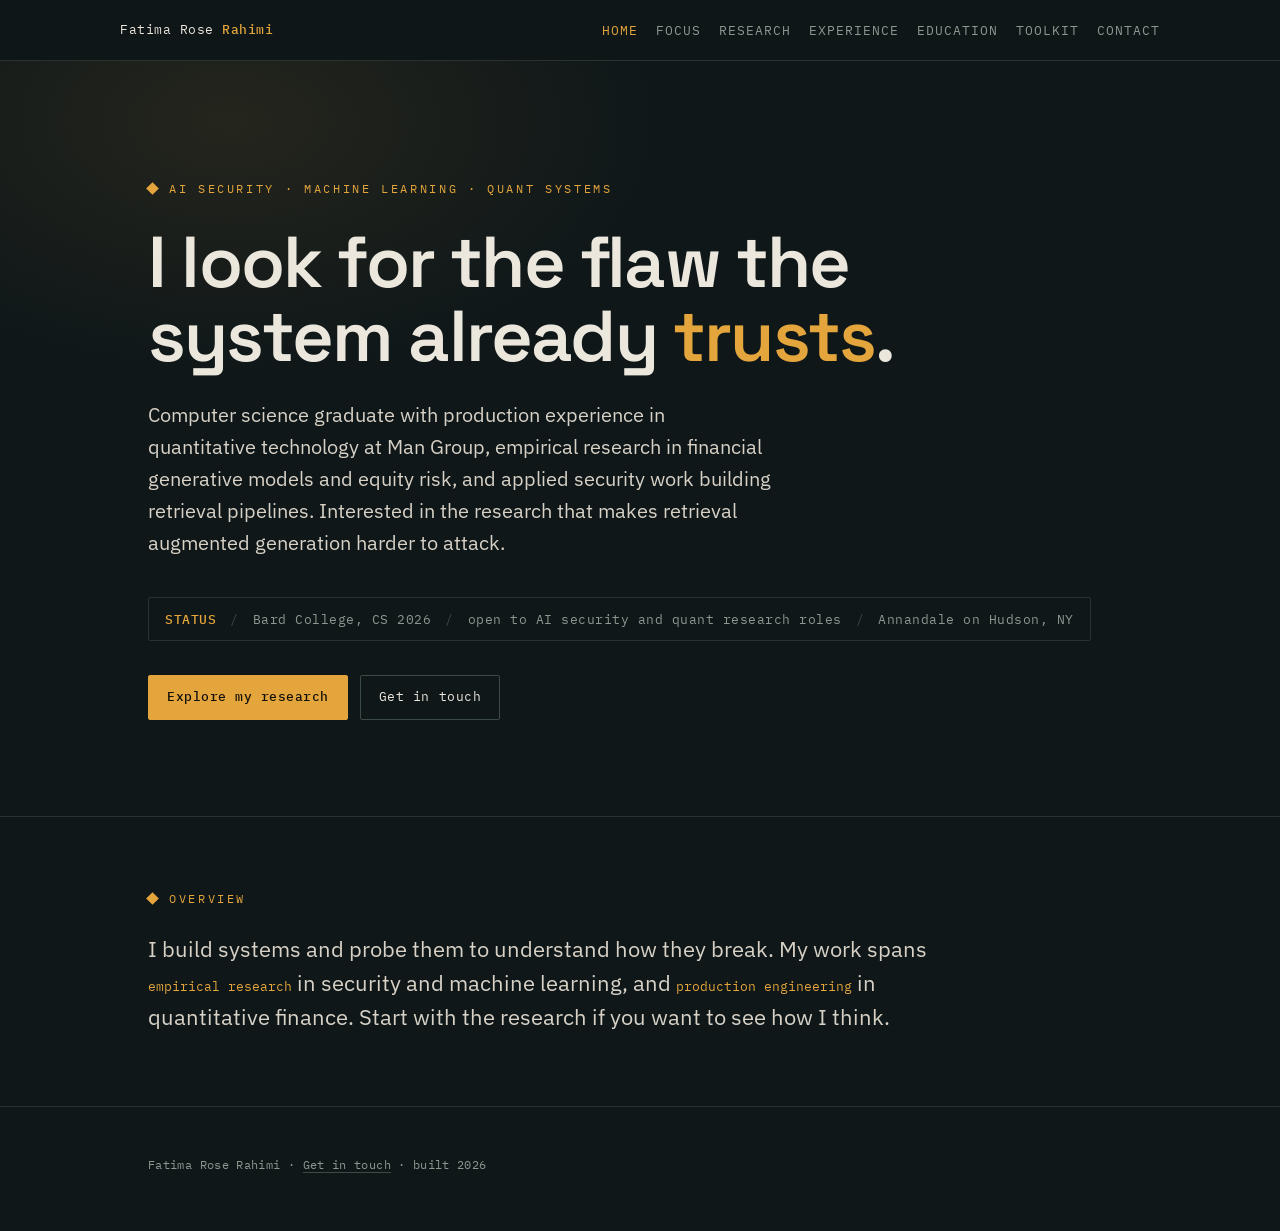
<file: index.html>
<!DOCTYPE html>
<html lang="en">
<head>
<meta charset="UTF-8">
<meta name="viewport" content="width=device-width, initial-scale=1.0">
<title>Fatima Rose Rahimi</title>
<meta name="description" content="Computer science graduate working where AI security meets machine learning. Interested in RAG safety, red teaming, and quantitative systems.">
<link rel="preconnect" href="https://fonts.googleapis.com">
<link rel="preconnect" href="https://fonts.gstatic.com" crossorigin>
<link href="https://fonts.googleapis.com/css2?family=Space+Grotesk:wght@500;600;700&family=IBM+Plex+Sans:wght@400;500;600&family=IBM+Plex+Mono:wght@400;500&display=swap" rel="stylesheet">
<link rel="stylesheet" href="styles.css">
<script src="script.js" defer></script>
</head>
<body>

<header class="nav">
  <div class="wrap nav-inner">
    <a href="index.html" class="brand">Fatima Rose <b>Rahimi</b></a>
    <nav class="links">
      <a href="index.html" class="active">Home</a>
      <a href="focus.html">Focus</a>
      <a href="research.html">Research</a>
      <a href="experience.html">Experience</a>
      <a href="education.html">Education</a>
      <a href="toolkit.html">Toolkit</a>
      <a href="contact.html">Contact</a>
    </nav>
  </div>
</header>

<main>
  <section class="hero">
    <div class="wrap">
      <div class="eyebrow">AI Security &middot; Machine Learning &middot; Quant Systems</div>
      <h1>I look for the flaw the system already <span class="em">trusts</span>.</h1>
      <p class="lede">Computer science graduate with production experience in quantitative technology at Man Group, empirical research in financial generative models and equity risk, and applied security work building retrieval pipelines. Interested in the research that makes retrieval augmented generation harder to attack.</p>
      <div class="status">
        <span><b>STATUS</b></span><span class="dot">/</span>
        <span>Bard College, CS 2026</span><span class="dot">/</span>
        <span>open to AI security and quant research roles</span><span class="dot">/</span>
        <span>Annandale on Hudson, NY</span>
      </div>
      <div class="cta-row">
        <a class="btn primary" href="research.html">Explore my research</a>
        <a class="btn" href="contact.html">Get in touch</a>
      </div>
    </div>
  </section>

  <section>
    <div class="wrap">
      <div class="eyebrow reveal">Overview</div>
      <p class="lead-line reveal">I build systems and probe them to understand how they break. My work spans <a class="inline-link" href="research.html">empirical research</a> in security and machine learning, and <a class="inline-link" href="experience.html">production engineering</a> in quantitative finance. Start with the research if you want to see how I think.</p>
    </div>
  </section>
</main>

<footer>
  <div class="wrap">
    <div class="colophon">Fatima Rose Rahimi &middot; <a href="contact.html">Get in touch</a> &middot; built 2026</div>
  </div>
</footer>
</body>
</html>
</file>
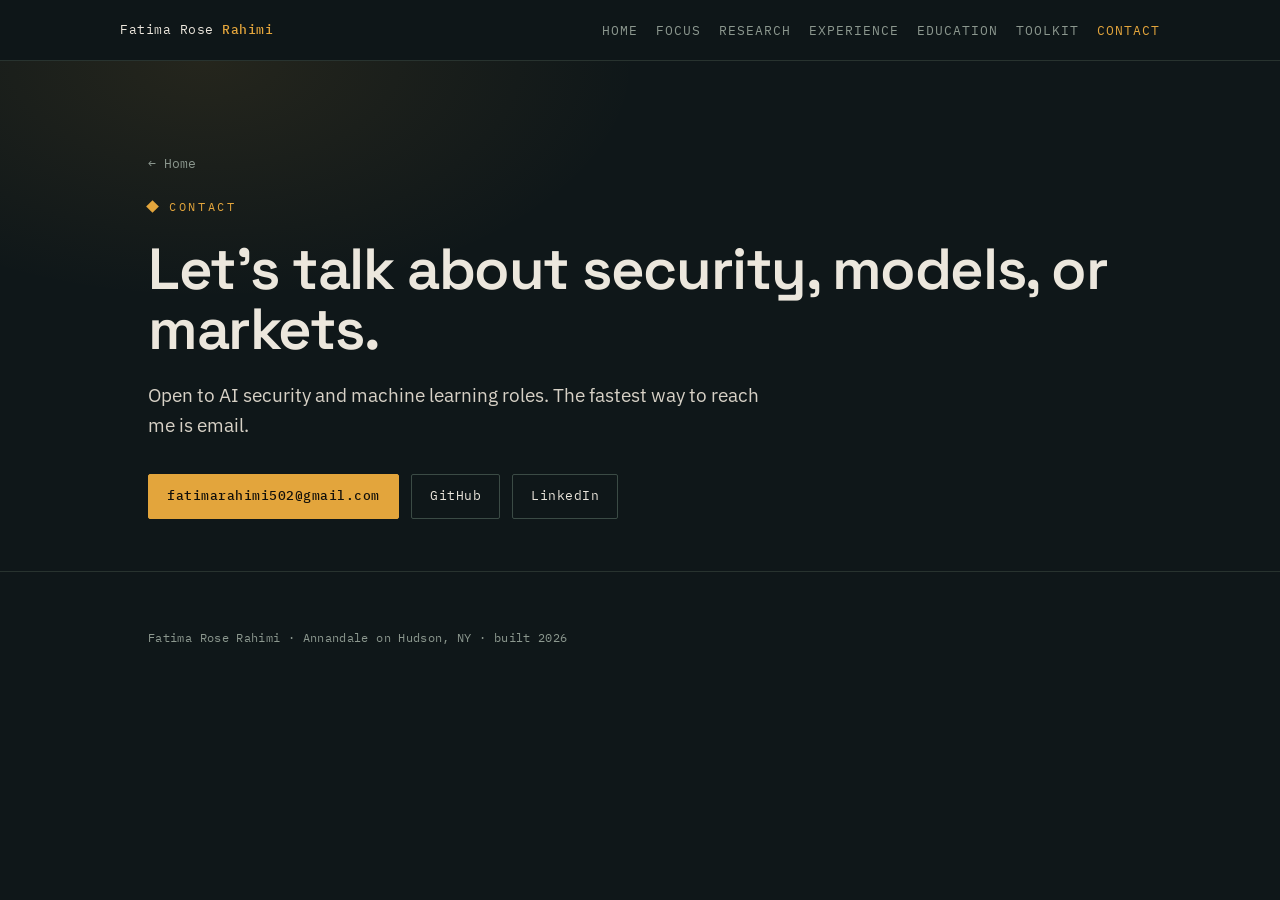
<file: contact.html>
<!DOCTYPE html>
<html lang="en">
<head>
<meta charset="UTF-8">
<meta name="viewport" content="width=device-width, initial-scale=1.0">
<title>Contact &middot; Fatima Rose Rahimi</title>
<meta name="description" content="Get in touch with Fatima Rose Rahimi.">
<link rel="preconnect" href="https://fonts.googleapis.com">
<link rel="preconnect" href="https://fonts.gstatic.com" crossorigin>
<link href="https://fonts.googleapis.com/css2?family=Space+Grotesk:wght@500;600;700&family=IBM+Plex+Sans:wght@400;500;600&family=IBM+Plex+Mono:wght@400;500&display=swap" rel="stylesheet">
<link rel="stylesheet" href="styles.css">
<script src="script.js" defer></script>
</head>
<body>

<header class="nav">
  <div class="wrap nav-inner">
    <a href="index.html" class="brand">Fatima Rose <b>Rahimi</b></a>
    <nav class="links">
      <a href="index.html">Home</a>
      <a href="focus.html">Focus</a>
      <a href="research.html">Research</a>
      <a href="experience.html">Experience</a>
      <a href="education.html">Education</a>
      <a href="toolkit.html">Toolkit</a>
      <a href="contact.html" class="active">Contact</a>
    </nav>
  </div>
</header>

<main>
  <section class="page-hero">
    <div class="wrap">
      <a href="index.html" class="backlink">&larr; Home</a>
      <div class="eyebrow">Contact</div>
      <h1>Let's talk about security, models, or markets.</h1>
      <p class="lede">Open to AI security and machine learning roles. The fastest way to reach me is email.</p>
      <div class="cta-row">
        <a class="btn primary" href="mailto:fatimarahimi502@gmail.com">fatimarahimi502@gmail.com</a>
        <a class="btn" href="https://github.com/RoseRahimi" target="_blank" rel="noopener">GitHub</a>
        <a class="btn" href="https://www.linkedin.com/in/rahimirosefatima/" target="_blank" rel="noopener">LinkedIn</a>
      </div>
    </div>
  </section>
</main>

<footer class="contact-foot">
  <div class="wrap">
    <div class="colophon">Fatima Rose Rahimi &middot; Annandale on Hudson, NY &middot; built 2026</div>
  </div>
</footer>
</body>
</html>
</file>
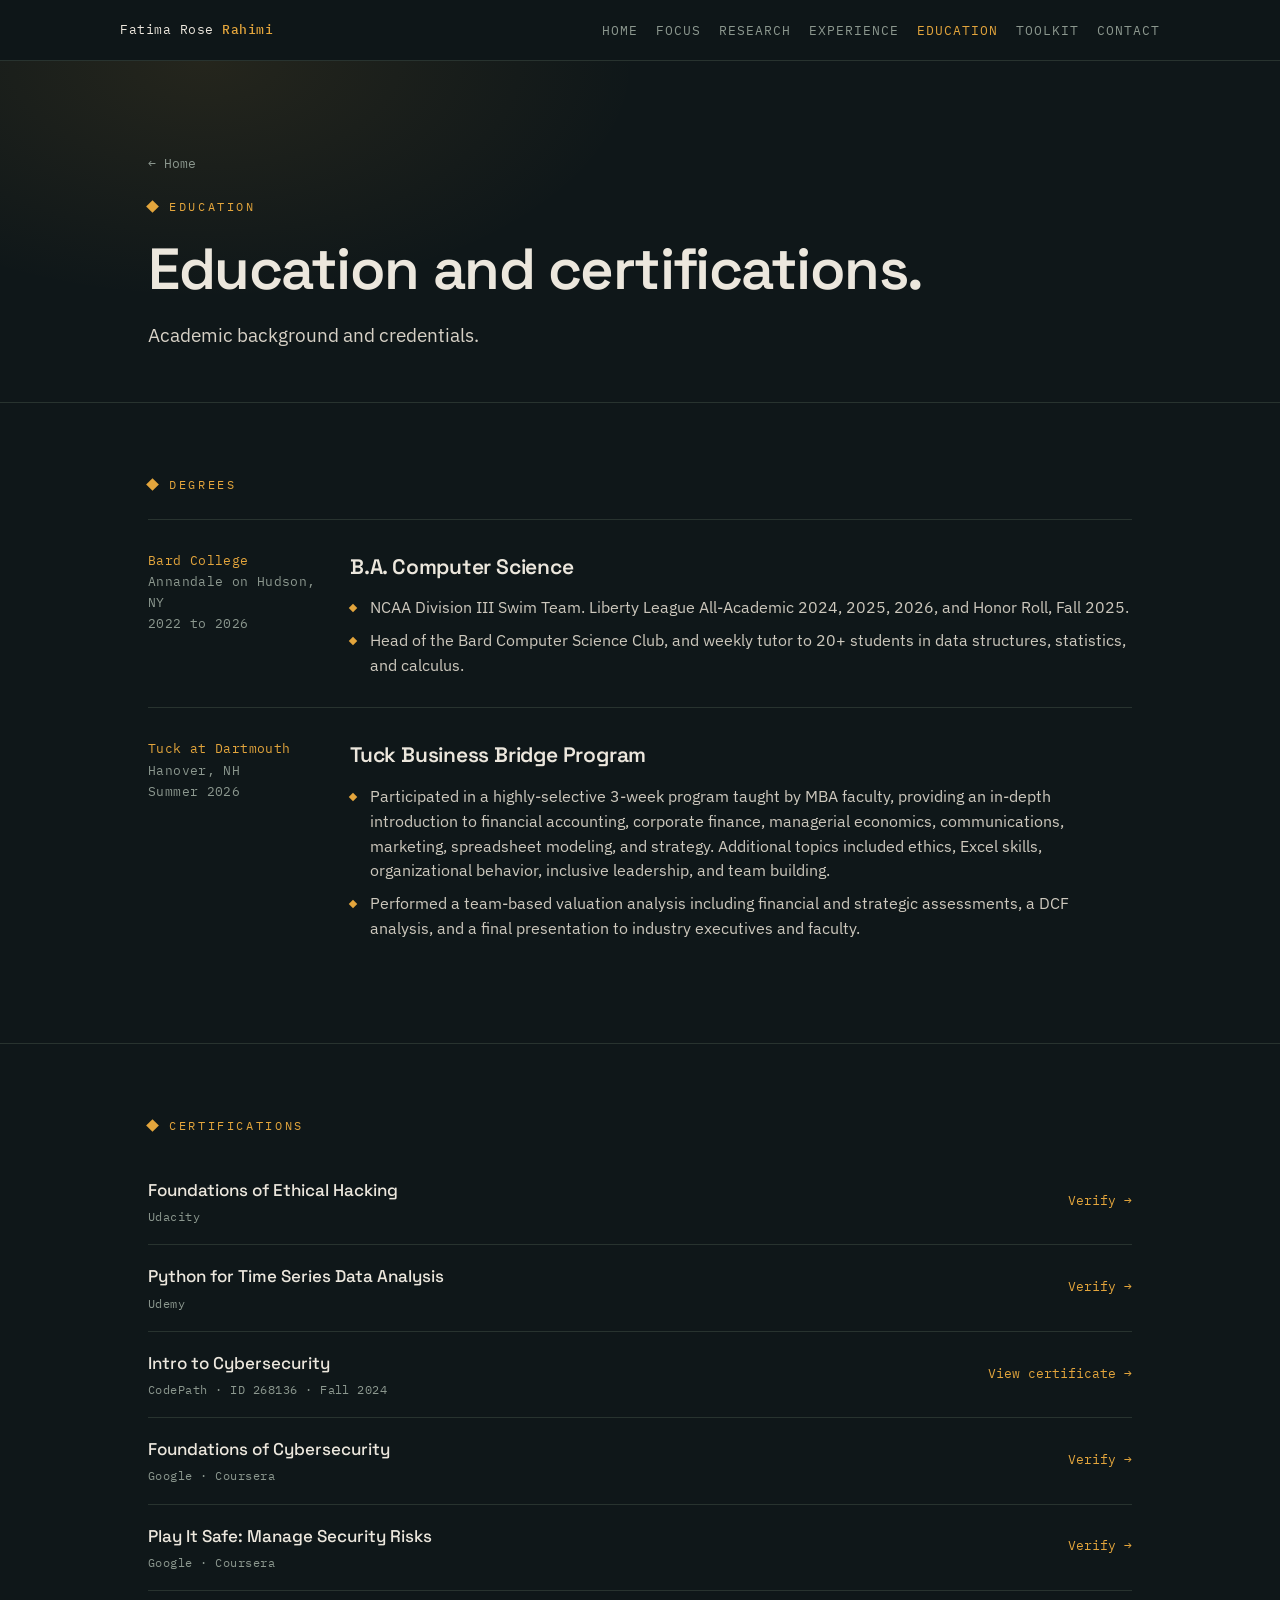
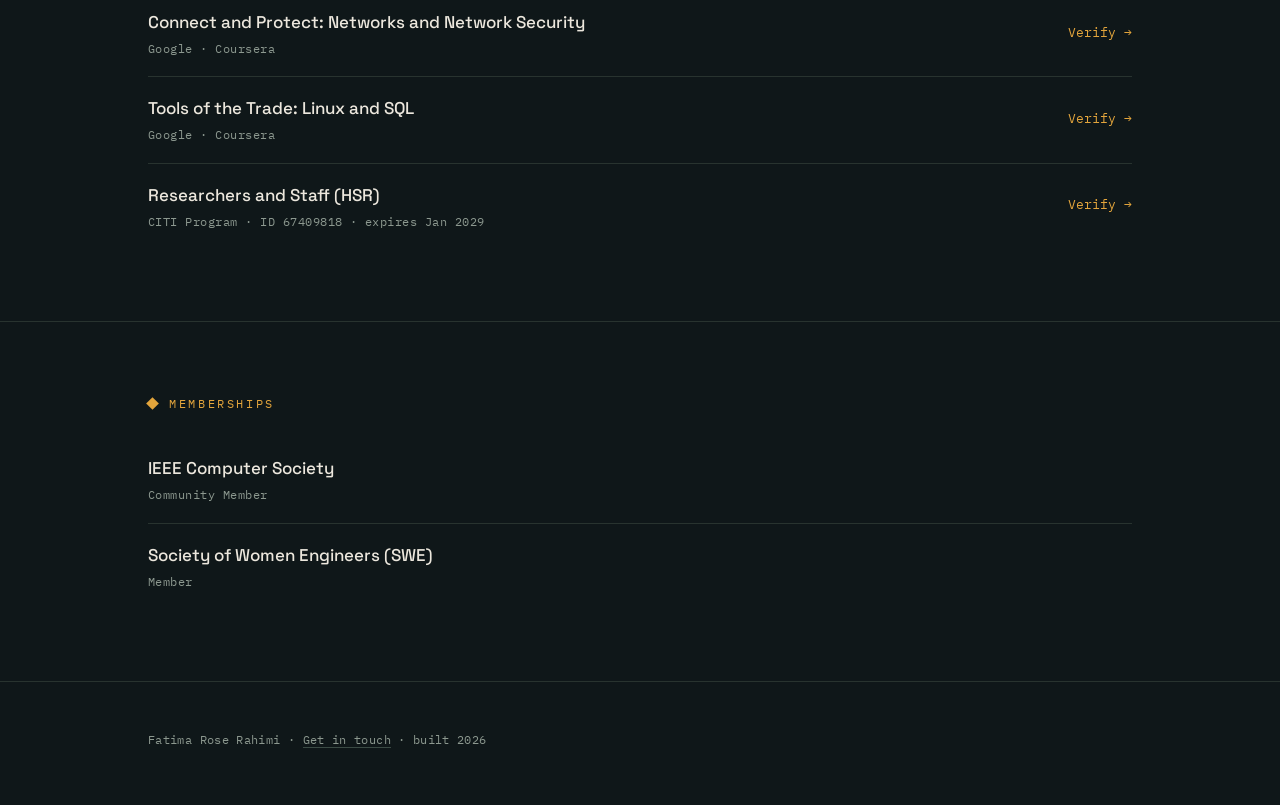
<file: education.html>
<!DOCTYPE html>
<html lang="en">
<head>
<meta charset="UTF-8">
<meta name="viewport" content="width=device-width, initial-scale=1.0">
<title>Education &middot; Fatima Rose Rahimi</title>
<meta name="description" content="Education and certifications of Fatima Rose Rahimi.">
<link rel="preconnect" href="https://fonts.googleapis.com">
<link rel="preconnect" href="https://fonts.gstatic.com" crossorigin>
<link href="https://fonts.googleapis.com/css2?family=Space+Grotesk:wght@500;600;700&family=IBM+Plex+Sans:wght@400;500;600&family=IBM+Plex+Mono:wght@400;500&display=swap" rel="stylesheet">
<link rel="stylesheet" href="styles.css">
<script src="script.js" defer></script>
</head>
<body>

<header class="nav">
  <div class="wrap nav-inner">
    <a href="index.html" class="brand">Fatima Rose <b>Rahimi</b></a>
    <nav class="links">
      <a href="index.html">Home</a>
      <a href="focus.html">Focus</a>
      <a href="research.html">Research</a>
      <a href="experience.html">Experience</a>
      <a href="education.html" class="active">Education</a>
      <a href="toolkit.html">Toolkit</a>
      <a href="contact.html">Contact</a>
    </nav>
  </div>
</header>

<main>
  <section class="page-hero">
    <div class="wrap">
      <a href="index.html" class="backlink">&larr; Home</a>
      <div class="eyebrow">Education</div>
      <h1>Education and certifications.</h1>
      <p class="lede">Academic background and credentials.</p>
    </div>
  </section>

  <section>
    <div class="wrap">
      <div class="eyebrow reveal">Degrees</div>

      <div class="entry reveal">
        <div class="meta">
          <div class="org">Bard College</div>
          <div>Annandale on Hudson, NY</div>
          <div>2022 to 2026</div>
        </div>
        <div>
          <h3>B.A. Computer Science</h3>
          <ul>
            <li>NCAA Division III Swim Team. Liberty League All-Academic 2024, 2025, 2026, and Honor Roll, Fall 2025.</li>
            <li>Head of the Bard Computer Science Club, and weekly tutor to 20+ students in data structures, statistics, and calculus.</li>
          </ul>
        </div>
      </div>

      <div class="entry reveal">
        <div class="meta">
          <div class="org">Tuck at Dartmouth</div>
          <div>Hanover, NH</div>
          <div>Summer 2026</div>
        </div>
        <div>
          <h3>Tuck Business Bridge Program</h3>
          <ul>
            <li>Participated in a highly-selective 3-week program taught by MBA faculty, providing an in-depth introduction to financial accounting, corporate finance, managerial economics, communications, marketing, spreadsheet modeling, and strategy. Additional topics included ethics, Excel skills, organizational behavior, inclusive leadership, and team building.</li>
            <li>Performed a team-based valuation analysis including financial and strategic assessments, a DCF analysis, and a final presentation to industry executives and faculty.</li>
          </ul>
        </div>
      </div>
    </div>
  </section>

  <section>
    <div class="wrap">
      <div class="eyebrow reveal">Certifications</div>
      <div class="reveal">
        <div class="cert">
          <div>
            <div class="c-name">Foundations of Ethical Hacking</div>
            <div class="c-from">Udacity</div>
          </div>
          <a class="inline-link" href="https://www.udacity.com/certificate/e/066fe104-b7ba-11ef-9fbb-af801260252e" target="_blank" rel="noopener">Verify &rarr;</a>
        </div>
        <div class="cert">
          <div>
            <div class="c-name">Python for Time Series Data Analysis</div>
            <div class="c-from">Udemy</div>
          </div>
          <a class="inline-link" href="https://ude.my/UC-88cf0493-f6eb-40f6-a0fd-32573ffb57a9" target="_blank" rel="noopener">Verify &rarr;</a>
        </div>
        <div class="cert">
          <div>
            <div class="c-name">Intro to Cybersecurity</div>
            <div class="c-from">CodePath &middot; ID 268136 &middot; Fall 2024</div>
          </div>
          <a class="inline-link" href="1734138578175.jpeg" target="_blank" rel="noopener">View certificate &rarr;</a>
        </div>
        <div class="cert">
          <div>
            <div class="c-name">Foundations of Cybersecurity</div>
            <div class="c-from">Google &middot; Coursera</div>
          </div>
          <a class="inline-link" href="https://www.coursera.org/account/accomplishments/verify/6LELY6PEPEMQ" target="_blank" rel="noopener">Verify &rarr;</a>
        </div>
        <div class="cert">
          <div>
            <div class="c-name">Play It Safe: Manage Security Risks</div>
            <div class="c-from">Google &middot; Coursera</div>
          </div>
          <a class="inline-link" href="https://www.coursera.org/account/accomplishments/verify/PVWJHLS9VQ9Q" target="_blank" rel="noopener">Verify &rarr;</a>
        </div>
        <div class="cert">
          <div>
            <div class="c-name">Connect and Protect: Networks and Network Security</div>
            <div class="c-from">Google &middot; Coursera</div>
          </div>
          <a class="inline-link" href="https://www.coursera.org/account/accomplishments/verify/YL4W6BBTHL43" target="_blank" rel="noopener">Verify &rarr;</a>
        </div>
        <div class="cert">
          <div>
            <div class="c-name">Tools of the Trade: Linux and SQL</div>
            <div class="c-from">Google &middot; Coursera</div>
          </div>
          <a class="inline-link" href="https://www.coursera.org/account/accomplishments/verify/WX2E7CYPLANS" target="_blank" rel="noopener">Verify &rarr;</a>
        </div>
        <div class="cert">
          <div>
            <div class="c-name">Researchers and Staff (HSR)</div>
            <div class="c-from">CITI Program &middot; ID 67409818 &middot; expires Jan 2029</div>
          </div>
          <a class="inline-link" href="https://www.citiprogram.org/verify/?wb9cec796-9895-4d73-899a-da7aa448ef67-67409818" target="_blank" rel="noopener">Verify &rarr;</a>
        </div>
      </div>
    </div>
  </section>

  <section>
    <div class="wrap">
      <div class="eyebrow reveal">Memberships</div>
      <div class="reveal">
        <div class="cert">
          <div>
            <div class="c-name">IEEE Computer Society</div>
            <div class="c-from">Community Member</div>
          </div>
        </div>
        <div class="cert">
          <div>
            <div class="c-name">Society of Women Engineers (SWE)</div>
            <div class="c-from">Member</div>
          </div>
        </div>
      </div>
    </div>
  </section>
</main>

<footer>
  <div class="wrap">
    <div class="colophon">Fatima Rose Rahimi &middot; <a href="contact.html">Get in touch</a> &middot; built 2026</div>
  </div>
</footer>
</body>
</html>
</file>
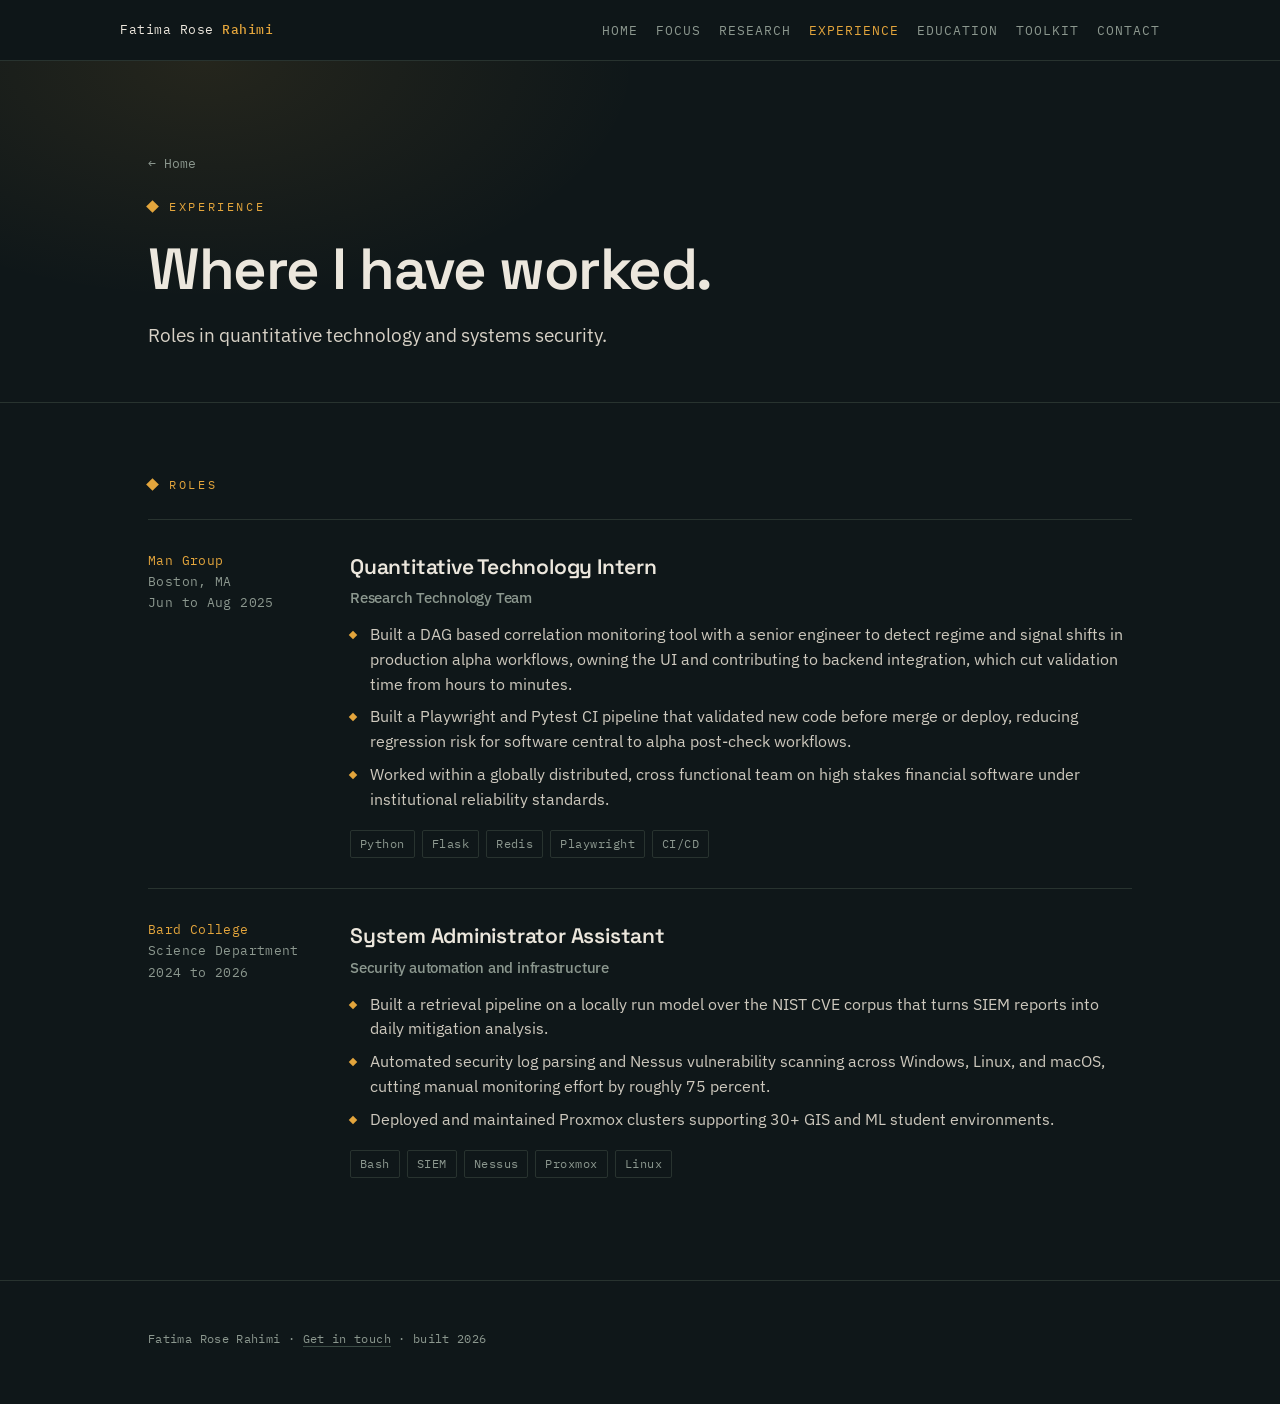
<file: experience.html>
<!DOCTYPE html>
<html lang="en">
<head>
<meta charset="UTF-8">
<meta name="viewport" content="width=device-width, initial-scale=1.0">
<title>Experience &middot; Fatima Rose Rahimi</title>
<meta name="description" content="Experience, education, and certifications of Fatima Rose Rahimi.">
<link rel="preconnect" href="https://fonts.googleapis.com">
<link rel="preconnect" href="https://fonts.gstatic.com" crossorigin>
<link href="https://fonts.googleapis.com/css2?family=Space+Grotesk:wght@500;600;700&family=IBM+Plex+Sans:wght@400;500;600&family=IBM+Plex+Mono:wght@400;500&display=swap" rel="stylesheet">
<link rel="stylesheet" href="styles.css">
<script src="script.js" defer></script>
</head>
<body>

<header class="nav">
  <div class="wrap nav-inner">
    <a href="index.html" class="brand">Fatima Rose <b>Rahimi</b></a>
    <nav class="links">
      <a href="index.html">Home</a>
      <a href="focus.html">Focus</a>
      <a href="research.html">Research</a>
      <a href="experience.html" class="active">Experience</a>
      <a href="education.html">Education</a>
      <a href="toolkit.html">Toolkit</a>
      <a href="contact.html">Contact</a>
    </nav>
  </div>
</header>

<main>
  <section class="page-hero">
    <div class="wrap">
      <a href="index.html" class="backlink">&larr; Home</a>
      <div class="eyebrow">Experience</div>
      <h1>Where I have worked.</h1>
      <p class="lede">Roles in quantitative technology and systems security.</p>
    </div>
  </section>

  <section>
    <div class="wrap">
      <div class="eyebrow reveal">Roles</div>

      <div class="entry reveal">
        <div class="meta">
          <div class="org">Man Group</div>
          <div>Boston, MA</div>
          <div>Jun to Aug 2025</div>
        </div>
        <div>
          <h3>Quantitative Technology Intern
            <span class="role">Research Technology Team</span>
          </h3>
          <ul>
            <li>Built a DAG based correlation monitoring tool with a senior engineer to detect regime and signal shifts in production alpha workflows, owning the UI and contributing to backend integration, which cut validation time from hours to minutes.</li>
            <li>Built a Playwright and Pytest CI pipeline that validated new code before merge or deploy, reducing regression risk for software central to alpha post-check workflows.</li>
            <li>Worked within a globally distributed, cross functional team on high stakes financial software under institutional reliability standards.</li>
          </ul>
          <div class="pills"><span class="pill">Python</span><span class="pill">Flask</span><span class="pill">Redis</span><span class="pill">Playwright</span><span class="pill">CI/CD</span></div>
        </div>
      </div>

      <div class="entry reveal">
        <div class="meta">
          <div class="org">Bard College</div>
          <div>Science Department</div>
          <div>2024 to 2026</div>
        </div>
        <div>
          <h3>System Administrator Assistant
            <span class="role">Security automation and infrastructure</span>
          </h3>
          <ul>
            <li>Built a retrieval pipeline on a locally run model over the NIST CVE corpus that turns SIEM reports into daily mitigation analysis.</li>
            <li>Automated security log parsing and Nessus vulnerability scanning across Windows, Linux, and macOS, cutting manual monitoring effort by roughly 75 percent.</li>
            <li>Deployed and maintained Proxmox clusters supporting 30+ GIS and ML student environments.</li>
          </ul>
          <div class="pills"><span class="pill">Bash</span><span class="pill">SIEM</span><span class="pill">Nessus</span><span class="pill">Proxmox</span><span class="pill">Linux</span></div>
        </div>
      </div>
    </div>
  </section>

</main>

<footer>
  <div class="wrap">
    <div class="colophon">Fatima Rose Rahimi &middot; <a href="contact.html">Get in touch</a> &middot; built 2026</div>
  </div>
</footer>
</body>
</html>
</file>
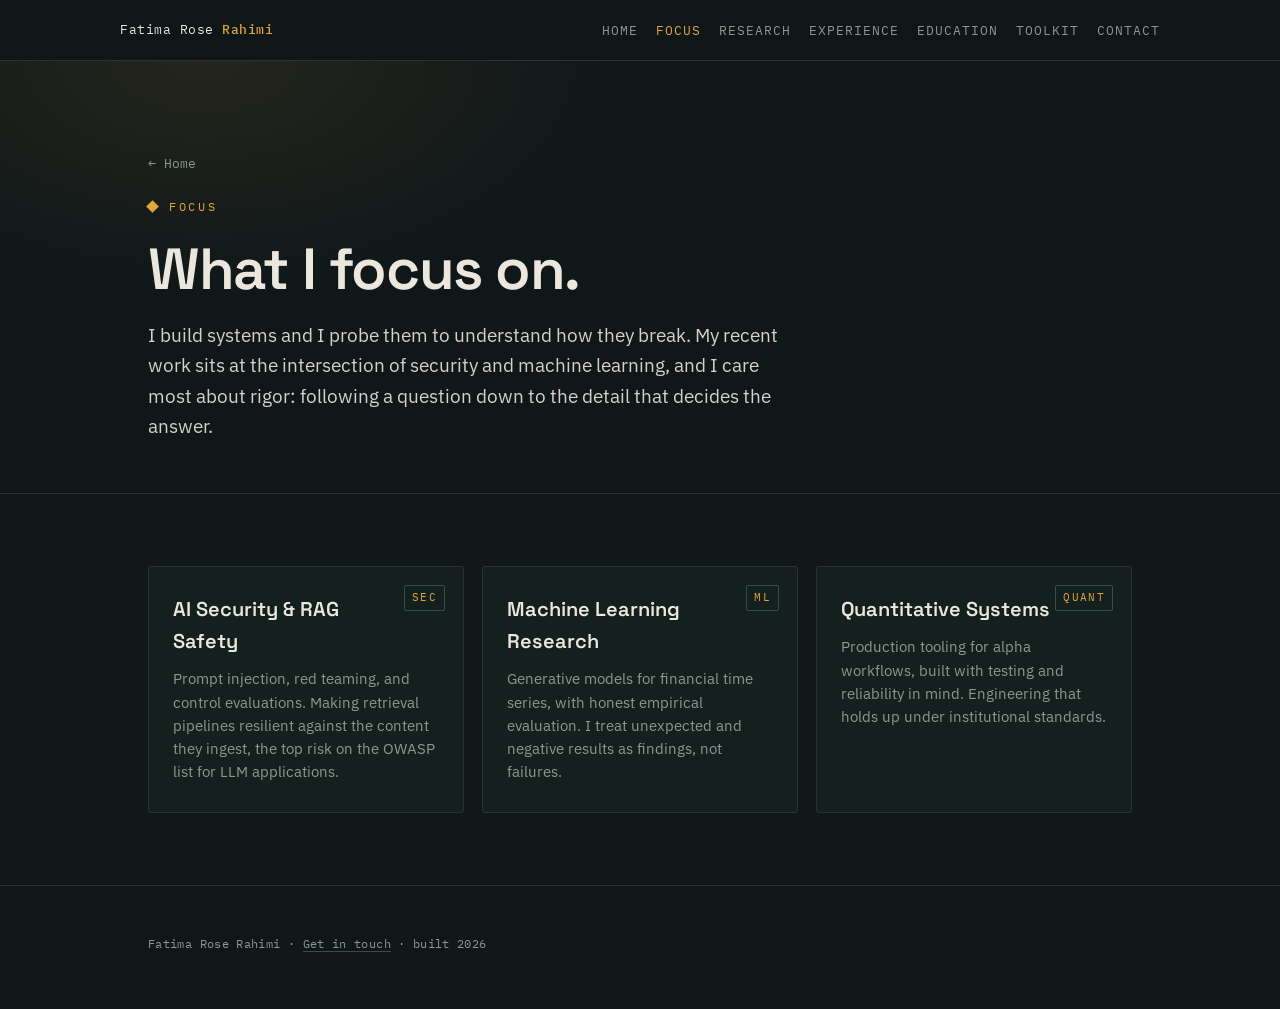
<file: focus.html>
<!DOCTYPE html>
<html lang="en">
<head>
<meta charset="UTF-8">
<meta name="viewport" content="width=device-width, initial-scale=1.0">
<title>Focus &middot; Fatima Rose Rahimi</title>
<meta name="description" content="What Fatima Rose Rahimi focuses on: AI security and RAG safety, machine learning research, and quantitative systems.">
<link rel="preconnect" href="https://fonts.googleapis.com">
<link rel="preconnect" href="https://fonts.gstatic.com" crossorigin>
<link href="https://fonts.googleapis.com/css2?family=Space+Grotesk:wght@500;600;700&family=IBM+Plex+Sans:wght@400;500;600&family=IBM+Plex+Mono:wght@400;500&display=swap" rel="stylesheet">
<link rel="stylesheet" href="styles.css">
<script src="script.js" defer></script>
</head>
<body>

<header class="nav">
  <div class="wrap nav-inner">
    <a href="index.html" class="brand">Fatima Rose <b>Rahimi</b></a>
    <nav class="links">
      <a href="index.html">Home</a>
      <a href="focus.html" class="active">Focus</a>
      <a href="research.html">Research</a>
      <a href="experience.html">Experience</a>
      <a href="education.html">Education</a>
      <a href="toolkit.html">Toolkit</a>
      <a href="contact.html">Contact</a>
    </nav>
  </div>
</header>

<main>
  <section class="page-hero">
    <div class="wrap">
      <a href="index.html" class="backlink">&larr; Home</a>
      <div class="eyebrow">Focus</div>
      <h1>What I focus on.</h1>
      <p class="lede">I build systems and I probe them to understand how they break. My recent work sits at the intersection of security and machine learning, and I care most about rigor: following a question down to the detail that decides the answer.</p>
    </div>
  </section>

  <section>
    <div class="wrap">
      <div class="focus-grid">
        <div class="focus reveal">
          <span class="tag">SEC</span>
          <h3>AI Security &amp; RAG Safety</h3>
          <p>Prompt injection, red teaming, and control evaluations. Making retrieval pipelines resilient against the content they ingest, the top risk on the OWASP list for LLM applications.</p>
        </div>
        <div class="focus reveal">
          <span class="tag">ML</span>
          <h3>Machine Learning Research</h3>
          <p>Generative models for financial time series, with honest empirical evaluation. I treat unexpected and negative results as findings, not failures.</p>
        </div>
        <div class="focus reveal">
          <span class="tag">QUANT</span>
          <h3>Quantitative Systems</h3>
          <p>Production tooling for alpha workflows, built with testing and reliability in mind. Engineering that holds up under institutional standards.</p>
        </div>
      </div>
    </div>
  </section>
</main>

<footer>
  <div class="wrap">
    <div class="colophon">Fatima Rose Rahimi &middot; <a href="contact.html">Get in touch</a> &middot; built 2026</div>
  </div>
</footer>
</body>
</html>
</file>
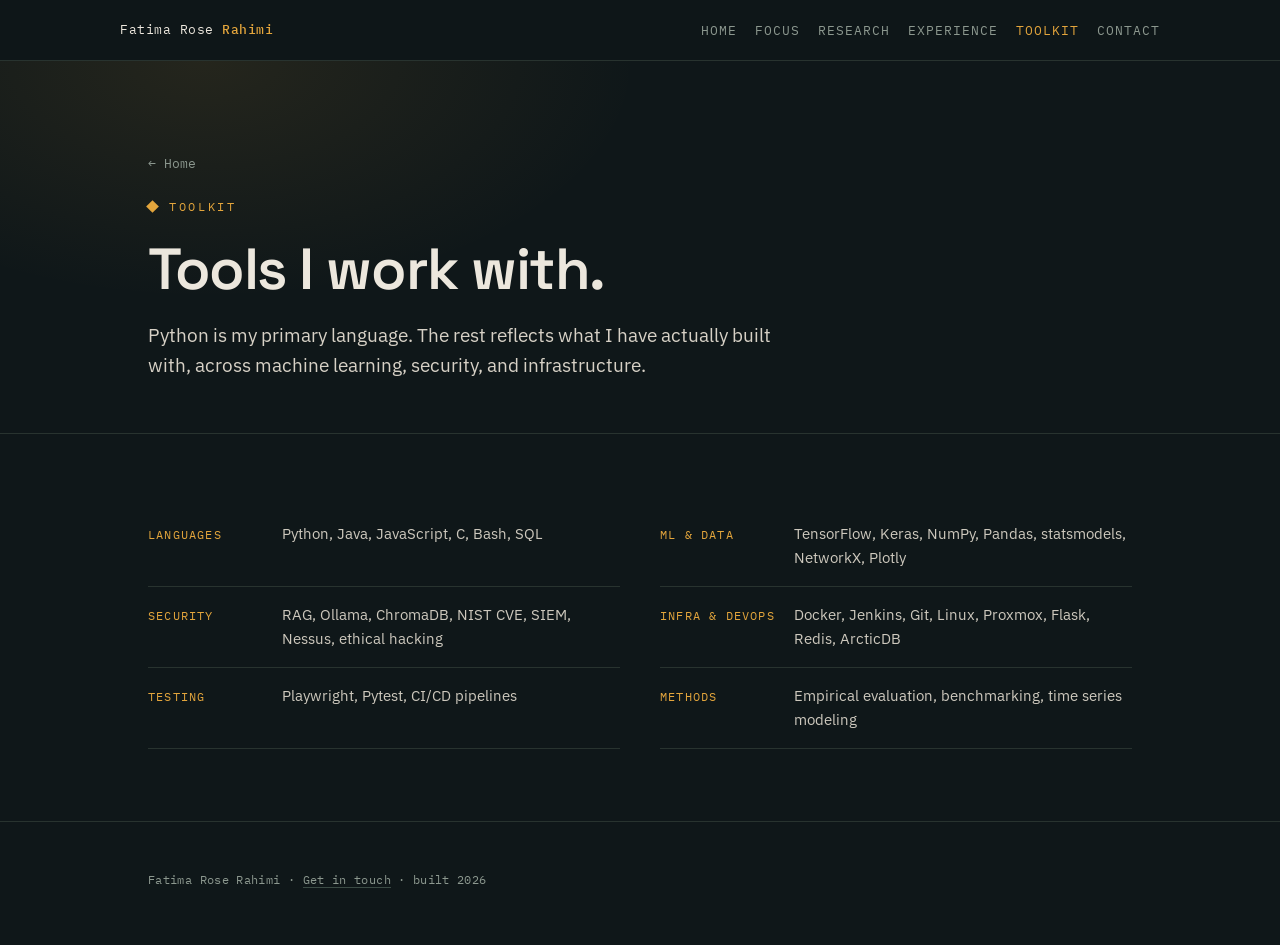
<file: toolkit.html>
<!DOCTYPE html>
<html lang="en">
<head>
<meta charset="UTF-8">
<meta name="viewport" content="width=device-width, initial-scale=1.0">
<title>Toolkit &middot; Fatima Rose Rahimi</title>
<meta name="description" content="Languages, machine learning, security, and infrastructure tools Fatima Rose Rahimi works with.">
<link rel="preconnect" href="https://fonts.googleapis.com">
<link rel="preconnect" href="https://fonts.gstatic.com" crossorigin>
<link href="https://fonts.googleapis.com/css2?family=Space+Grotesk:wght@500;600;700&family=IBM+Plex+Sans:wght@400;500;600&family=IBM+Plex+Mono:wght@400;500&display=swap" rel="stylesheet">
<link rel="stylesheet" href="styles.css">
<script src="script.js" defer></script>
</head>
<body>

<header class="nav">
  <div class="wrap nav-inner">
    <a href="index.html" class="brand">Fatima Rose <b>Rahimi</b></a>
    <nav class="links">
      <a href="index.html">Home</a>
      <a href="focus.html">Focus</a>
      <a href="research.html">Research</a>
      <a href="experience.html">Experience</a>
      <a href="toolkit.html" class="active">Toolkit</a>
      <a href="contact.html">Contact</a>
    </nav>
  </div>
</header>

<main>
  <section class="page-hero">
    <div class="wrap">
      <a href="index.html" class="backlink">&larr; Home</a>
      <div class="eyebrow">Toolkit</div>
      <h1>Tools I work with.</h1>
      <p class="lede">Python is my primary language. The rest reflects what I have actually built with, across machine learning, security, and infrastructure.</p>
    </div>
  </section>

  <section>
    <div class="wrap">
      <div class="skill-grid reveal">
        <div class="skill-row"><span class="k">Languages</span><span class="v">Python, Java, JavaScript, C, Bash, SQL</span></div>
        <div class="skill-row"><span class="k">ML &amp; Data</span><span class="v">TensorFlow, Keras, NumPy, Pandas, statsmodels, NetworkX, Plotly</span></div>
        <div class="skill-row"><span class="k">Security</span><span class="v">RAG, Ollama, ChromaDB, NIST CVE, SIEM, Nessus, ethical hacking</span></div>
        <div class="skill-row"><span class="k">Infra &amp; DevOps</span><span class="v">Docker, Jenkins, Git, Linux, Proxmox, Flask, Redis, ArcticDB</span></div>
        <div class="skill-row"><span class="k">Testing</span><span class="v">Playwright, Pytest, CI/CD pipelines</span></div>
        <div class="skill-row"><span class="k">Methods</span><span class="v">Empirical evaluation, benchmarking, time series modeling</span></div>
      </div>
    </div>
  </section>
</main>

<footer>
  <div class="wrap">
    <div class="colophon">Fatima Rose Rahimi &middot; <a href="contact.html">Get in touch</a> &middot; built 2026</div>
  </div>
</footer>
</body>
</html>
</file>
<file: styles.css>
:root{
  --bg:#0F1719;--surface:#14201E;--surface-2:#1A2826;--text:#ECE7DD;--muted:#8C988F;
  --accent:#E3A53C;--accent-soft:rgba(227,165,60,0.12);--line:#28332F;--line-bright:#3B4B45;
  --display:'Space Grotesk',system-ui,sans-serif;--body:'IBM Plex Sans',system-ui,sans-serif;
  --mono:'IBM Plex Mono',ui-monospace,monospace;--maxw:1040px;
}
*{box-sizing:border-box;margin:0;padding:0}
html{scroll-behavior:smooth}
body{background:var(--bg);color:var(--text);font-family:var(--body);font-size:17px;line-height:1.6;-webkit-font-smoothing:antialiased;overflow-x:hidden}
a{color:inherit;text-decoration:none}
::selection{background:var(--accent);color:#10100C}

.wrap{max-width:var(--maxw);margin:0 auto;padding:0 28px}
section{padding:72px 0;border-top:1px solid var(--line)}

.eyebrow{font-family:var(--mono);font-size:12px;letter-spacing:.22em;text-transform:uppercase;color:var(--accent);display:flex;align-items:center;gap:12px;margin-bottom:24px}
.eyebrow::before{content:"";width:9px;height:9px;background:var(--accent);display:inline-block;transform:rotate(45deg)}
.sub{font-family:var(--mono);font-size:12px;letter-spacing:.14em;text-transform:uppercase;color:var(--accent);margin:34px 0 14px}
h2{font-family:var(--display);font-weight:600;font-size:clamp(26px,4vw,38px);line-height:1.1;letter-spacing:-.01em}

/* nav */
header.nav{position:sticky;top:0;z-index:50;background:rgba(15,23,25,.82);backdrop-filter:blur(10px);border-bottom:1px solid var(--line)}
.nav-inner{display:flex;align-items:center;justify-content:space-between;gap:8px 20px;flex-wrap:wrap;padding:12px 0;min-height:60px}
.brand{font-family:var(--mono);font-size:13px;letter-spacing:.04em;color:var(--text)}
.brand b{color:var(--accent);font-weight:500}
nav.links{display:flex;gap:18px;flex-wrap:wrap}
nav.links a{font-family:var(--mono);font-size:12.5px;letter-spacing:.08em;text-transform:uppercase;color:var(--muted);transition:color .2s}
nav.links a:hover{color:var(--text)}
nav.links a.active{color:var(--accent)}

/* hero (home) */
.hero{padding:118px 0 96px;border-top:none;position:relative}
.hero::before{content:"";position:absolute;inset:0;z-index:-1;background:radial-gradient(620px 360px at 18% 8%,rgba(227,165,60,.10),transparent 70%);pointer-events:none}
.hero .eyebrow{margin-bottom:28px}
.hero h1{font-family:var(--display);font-weight:600;font-size:clamp(38px,7vw,72px);line-height:1.02;letter-spacing:-.025em;max-width:16ch}
.hero h1 .em{color:var(--accent)}
.hero p.lede{margin-top:26px;max-width:52ch;font-size:clamp(17px,2vw,20px);color:#D7D1C6}
.status{margin-top:38px;font-family:var(--mono);font-size:12.5px;letter-spacing:.04em;color:var(--muted);border:1px solid var(--line);border-radius:2px;padding:11px 16px;display:inline-flex;flex-wrap:wrap;gap:6px 14px}
.status b{color:var(--accent);font-weight:500}
.status .dot{color:var(--line-bright)}
.cta-row{margin-top:34px;display:flex;flex-wrap:wrap;gap:12px}

/* page hero (subpages) */
.page-hero{padding:88px 0 52px;border-top:none;position:relative}
.page-hero::before{content:"";position:absolute;inset:0;z-index:-1;background:radial-gradient(620px 340px at 16% 0%,rgba(227,165,60,.10),transparent 70%)}
.page-hero h1{font-family:var(--display);font-weight:600;font-size:clamp(34px,6vw,58px);line-height:1.03;letter-spacing:-.025em}
.page-hero p.lede{margin-top:20px;max-width:58ch;font-size:clamp(16px,2vw,19px);color:#D7D1C6}
.backlink{font-family:var(--mono);font-size:12.5px;color:var(--muted);margin-bottom:24px;display:inline-block;transition:color .2s}
.backlink:hover{color:var(--accent)}

/* buttons */
.btn{font-family:var(--mono);font-size:13px;letter-spacing:.04em;border:1px solid var(--line-bright);padding:11px 18px;border-radius:2px;color:var(--text);transition:border-color .2s,background .2s,color .2s}
.btn:hover{border-color:var(--accent);color:var(--accent)}
.btn.primary{background:var(--accent);color:#12100A;border-color:var(--accent);font-weight:500}
.btn.primary:hover{background:#efb451;color:#12100A}

/* focus cards */
.focus-grid{display:grid;grid-template-columns:repeat(3,1fr);gap:18px}
@media(max-width:820px){.focus-grid{grid-template-columns:1fr}}
.focus{background:var(--surface);border:1px solid var(--line);border-radius:3px;padding:26px 24px 28px;position:relative;transition:border-color .25s,transform .25s}
.focus:hover{border-color:var(--line-bright);transform:translateY(-3px)}
.focus .tag{position:absolute;top:18px;right:18px;font-family:var(--mono);font-size:11px;letter-spacing:.12em;color:var(--accent);border:1px solid var(--line-bright);padding:3px 7px;border-radius:2px}
.focus h3{font-family:var(--display);font-weight:600;font-size:20px;margin-bottom:10px;max-width:80%}
.focus p{font-size:15px;color:var(--muted);line-height:1.55}
.lead-line{font-size:clamp(18px,2.4vw,22px);max-width:62ch;color:#D7D1C6;line-height:1.55}

/* entries */
.entry{display:grid;grid-template-columns:172px 1fr;gap:30px;padding:30px 0;border-top:1px solid var(--line)}
.entry:first-of-type{border-top:none}
@media(max-width:720px){.entry{grid-template-columns:1fr;gap:10px}}
.entry .meta{font-family:var(--mono);font-size:12.5px;color:var(--muted);letter-spacing:.03em;line-height:1.7}
.entry .meta .org{color:var(--accent)}
.entry h3{font-family:var(--display);font-weight:600;font-size:21px;margin-bottom:6px;letter-spacing:-.01em}
.entry h3 .role{color:var(--muted);font-weight:500;font-size:15px;font-family:var(--body);display:block;margin-top:3px}
.entry ul{list-style:none;margin-top:12px;display:flex;flex-direction:column;gap:8px}
.entry li{position:relative;padding-left:20px;font-size:15.5px;color:#CDC8BD}
.entry li::before{content:"";position:absolute;left:0;top:10px;width:6px;height:6px;background:var(--accent);transform:rotate(45deg)}

/* research-specific text blocks */
.meta-line{font-family:var(--mono);font-size:12.5px;color:var(--muted);letter-spacing:.03em;line-height:1.8;margin-bottom:6px}
.meta-line .org{color:var(--accent)}
.proj-title{font-family:var(--display);font-weight:600;font-size:clamp(24px,3.4vw,32px);letter-spacing:-.015em;margin-bottom:14px}
.overview{max-width:64ch;color:#D7D1C6;font-size:16.5px}
.findings{border-left:2px solid var(--accent);padding:4px 0 4px 22px;display:flex;flex-direction:column;gap:14px;margin-top:8px}
.findings p{font-size:16.5px;color:var(--text);max-width:62ch}
ul.method{list-style:none;display:flex;flex-direction:column;gap:9px;max-width:66ch}
ul.method li{position:relative;padding-left:20px;font-size:15.5px;color:#CDC8BD}
ul.method li::before{content:"";position:absolute;left:0;top:10px;width:6px;height:6px;background:var(--accent);transform:rotate(45deg)}
ul.method b{color:var(--text);font-weight:600}

/* stat callouts */
.stat-grid{display:flex;flex-wrap:wrap;gap:16px;margin-top:6px}
.stat{background:var(--surface);border:1px solid var(--line);border-radius:3px;padding:20px 24px;min-width:160px}
.stat .num{font-family:var(--display);font-size:34px;font-weight:600;color:var(--accent);line-height:1}
.stat .lbl{font-family:var(--mono);font-size:11.5px;letter-spacing:.06em;text-transform:uppercase;color:var(--muted);margin-top:11px;max-width:22ch}

/* results table */
.table-wrap{overflow-x:auto;border:1px solid var(--line);border-radius:3px}
.rtable{width:100%;border-collapse:collapse;font-size:14.5px;min-width:480px}
.rtable th,.rtable td{text-align:left;padding:12px 16px;border-bottom:1px solid var(--line)}
.rtable tr:last-child td{border-bottom:none}
.rtable thead th{font-family:var(--mono);font-size:11px;letter-spacing:.08em;text-transform:uppercase;color:var(--accent);font-weight:500;background:var(--surface)}
.rtable td{color:#CDC8BD}
.rtable td.model{font-family:var(--body);color:var(--text)}
.rtable tr.baseline td.model{color:var(--accent)}
.rtable td.num{font-family:var(--mono)}
.rtable .tbd{color:var(--muted);font-family:var(--mono);font-size:13px}
.note{font-family:var(--mono);font-size:12px;color:var(--muted);margin-top:10px;letter-spacing:.02em}

/* figure */
figure.figure{margin-top:24px;border:1px solid var(--line);border-radius:3px;background:var(--surface);padding:14px}
figure.figure img{width:100%;display:block;border-radius:2px}
figure.figure .placeholder{min-height:190px;display:flex;align-items:center;justify-content:center;text-align:center;color:var(--muted);font-family:var(--mono);font-size:13px;letter-spacing:.03em;line-height:1.7;border:1px solid var(--line);border-radius:2px;padding:24px}
figure.figure figcaption{font-family:var(--mono);font-size:12px;color:var(--muted);margin-top:12px;letter-spacing:.02em}

/* projects */
.proj-grid{display:grid;grid-template-columns:repeat(2,1fr);gap:18px}
@media(max-width:720px){.proj-grid{grid-template-columns:1fr}}
.proj{background:var(--surface);border:1px solid var(--line);border-radius:3px;padding:24px;display:flex;flex-direction:column;transition:border-color .25s,transform .25s}
.proj:hover{border-color:var(--line-bright);transform:translateY(-3px)}
.proj h3{font-family:var(--display);font-weight:600;font-size:19px;margin-bottom:9px}
.proj p{font-size:14.5px;color:var(--muted);line-height:1.55;flex:1}
.proj .thumb{width:100%;border-radius:2px;border:1px solid var(--line);margin-bottom:16px;display:block}
.proj .foot{margin-top:16px;display:flex;align-items:center;justify-content:space-between;gap:12px}

/* skills */
.skill-grid{display:grid;grid-template-columns:repeat(2,1fr);gap:0 40px}
@media(max-width:680px){.skill-grid{grid-template-columns:1fr}}
.skill-row{display:flex;gap:16px;padding:16px 0;border-bottom:1px solid var(--line);align-items:baseline}
.skill-row .k{font-family:var(--mono);font-size:12px;letter-spacing:.1em;text-transform:uppercase;color:var(--accent);min-width:118px}
.skill-row .v{font-size:15px;color:#CDC8BD}

/* certs */
.cert{display:flex;align-items:center;justify-content:space-between;gap:18px;padding:18px 0;border-top:1px solid var(--line)}
.cert:first-of-type{border-top:none}
.cert .c-name{font-family:var(--display);font-weight:500;font-size:17px}
.cert .c-from{font-family:var(--mono);font-size:12px;color:var(--muted);margin-top:3px;letter-spacing:.04em}

/* shared inline link + pills */
.pills{display:flex;flex-wrap:wrap;gap:7px;margin-top:18px}
.pill{font-family:var(--mono);font-size:11.5px;letter-spacing:.04em;color:var(--muted);border:1px solid var(--line);padding:4px 9px;border-radius:2px}
.inline-link{color:var(--accent);font-family:var(--mono);font-size:13px;border-bottom:1px solid transparent;transition:border-color .2s}
.inline-link:hover{border-color:var(--accent)}
.muted-link{color:var(--muted);font-family:var(--mono);font-size:13px}
.links-row{margin-top:18px;display:flex;flex-wrap:wrap;gap:20px;align-items:center}

/* footer */
footer{border-top:1px solid var(--line);padding:48px 0 56px}
footer.contact-foot{padding:56px 0 64px}
.foot-links{display:flex;flex-wrap:wrap;gap:14px;margin:22px 0 30px}
.colophon{font-family:var(--mono);font-size:12px;color:var(--muted);letter-spacing:.03em}
.colophon a{color:var(--muted);border-bottom:1px solid var(--line-bright)}
.colophon a:hover{color:var(--accent)}

/* reveal + a11y */
.reveal{opacity:0;transform:translateY(16px);transition:opacity .6s ease,transform .6s ease}
.reveal.in{opacity:1;transform:none}
:focus-visible{outline:2px solid var(--accent);outline-offset:3px}
@media(prefers-reduced-motion:reduce){*{transition:none!important;animation:none!important}.reveal{opacity:1;transform:none}html{scroll-behavior:auto}}
</file>
